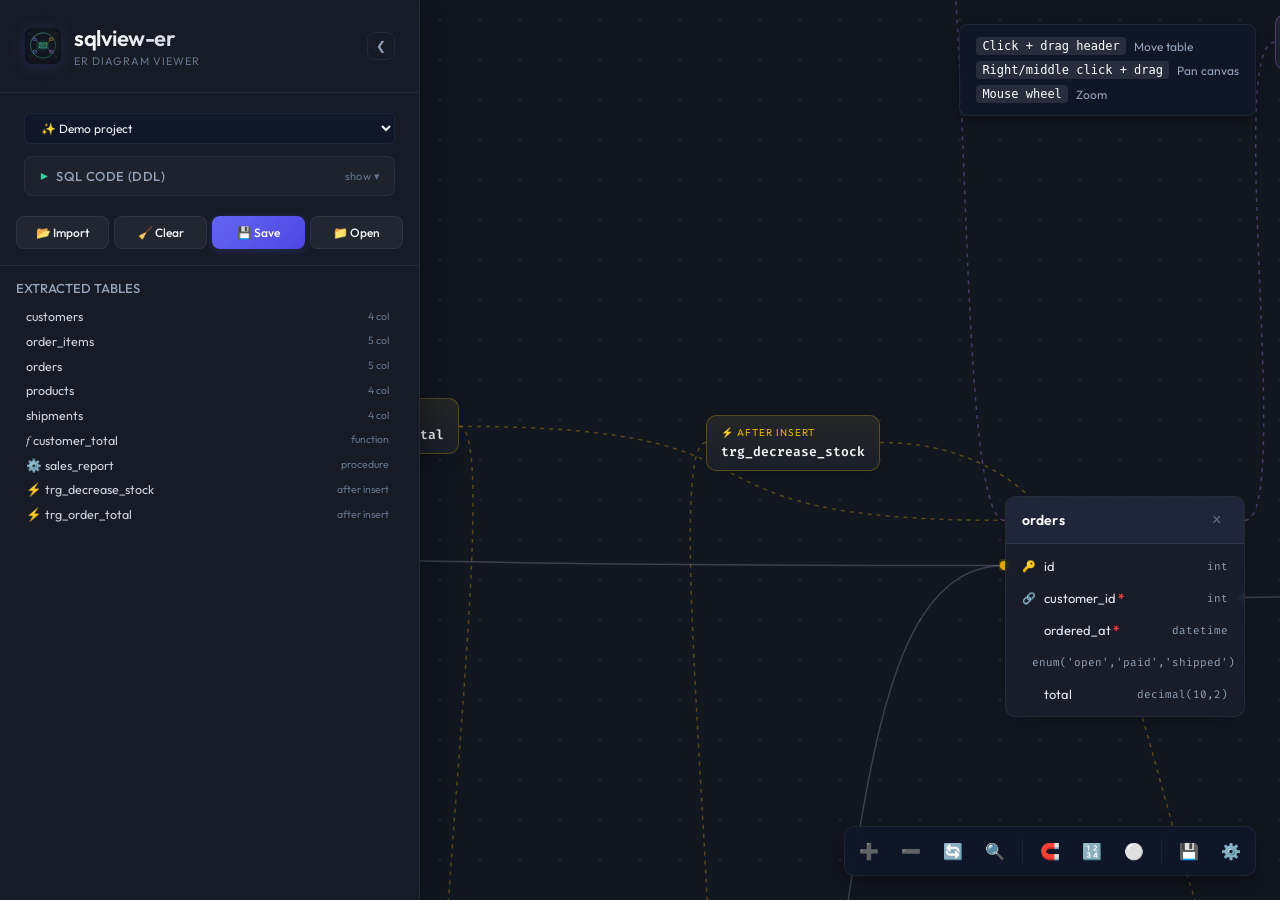
<file: index.html>
<!DOCTYPE html>
<html lang="pt-BR">
<head>
  <meta charset="UTF-8">
  <meta name="viewport" content="width=device-width, initial-scale=1.0">
  <title>sqlview-er — ER diagrams from a SQL dump, in your browser</title>
  <meta name="description" content="Paste a SQL dump and explore the schema: tables, relationships, and also triggers, procedures and functions as diagram nodes. 100% client-side, no server, nothing to install.">

  <!-- Card de link (LinkedIn, Slack, Discord, X, WhatsApp). URL absoluta de
       propósito: relativa não resolve quando o link é lido por um crawler. -->
  <meta property="og:type" content="website">
  <meta property="og:site_name" content="sqlview-er">
  <meta property="og:title" content="sqlview-er — ER diagrams from a SQL dump">
  <meta property="og:description" content="Paste a SQL dump and explore the schema — including triggers, procedures and functions as diagram nodes. Runs entirely in your browser.">
  <meta property="og:url" content="https://argeuthiesen.github.io/sqlview-er/">
  <meta property="og:image" content="https://argeuthiesen.github.io/sqlview-er/docs/og.png">
  <meta property="og:image:width" content="1280">
  <meta property="og:image:height" content="640">
  <meta property="og:image:alt" content="ER diagram with the orders table in focus: relationships lit in green, plus trigger, function and procedure nodes linked to it">
  <meta property="og:locale" content="en_US">
  <meta property="og:locale:alternate" content="pt_BR">

  <meta name="twitter:card" content="summary_large_image">
  <meta name="twitter:title" content="sqlview-er — ER diagrams from a SQL dump">
  <meta name="twitter:description" content="Triggers and procedures as diagram nodes, not just tables. Runs entirely in your browser.">
  <meta name="twitter:image" content="https://argeuthiesen.github.io/sqlview-er/docs/og.png">

  <link rel="canonical" href="https://argeuthiesen.github.io/sqlview-er/">
  <link rel="icon" type="image/svg+xml" href="docs/logo.svg">
  <link rel="stylesheet" href="style.css">
</head>
<body>

  <!-- Sidebar Panel -->
  <aside class="sidebar">
    <div class="sidebar-header">
      <div class="logo-section">
        <img class="logo-icon" src="docs/logo.svg" alt="sqlview-er">
        <div>
          <h1>sqlview-er</h1>
          <p data-i18n="subtitle">Visualizador de diagramas ER</p>
        </div>
      </div>
      <button id="sidebar-collapse-btn" class="icon-btn" data-i18n-title="collapseSidebar" title="Recolher painel (Ctrl+B)">❮</button>
    </div>

    <!-- SQL DDL Input Section -->
    <div class="editor-section">
      <select id="project-select" class="sample-select project-select" data-i18n-title="projectCombo" title="Alternar entre projetos"></select>

      <button id="editor-fold-btn" class="label-toggle" data-i18n-title="foldEditor" title="Mostrar/ocultar o editor SQL">
        <span class="fold-chevron">▾</span>
        <span data-i18n="sqlSection">CÓDIGO SQL (DDL)</span>
        <span id="fold-hint" class="fold-hint"></span>
      </button>

      <!-- Snippet contextual: DDL do objeto selecionado quando o editor está dobrado -->
      <div id="sql-snippet" class="sql-snippet" hidden>
        <div class="snippet-title">⌖ <span id="snippet-name"></span></div>
        <pre class="snippet-pre"><code id="snippet-code"></code></pre>
      </div>

      <div class="editor-wrapper">
        <button id="comments-toggle" class="comments-toggle" data-i18n-title="lblHideComments" title="Ocultar comentários do SQL">-- <span data-i18n="lblComments">comentários</span></button>
        <pre id="sql-highlight-layer" class="sql-highlight" aria-hidden="true"><code id="sql-highlight-code"></code></pre>
        <textarea id="sql-editor-input" class="sql-editor" spellcheck="false" data-i18n-placeholder="editorPlaceholder" placeholder="Cole aqui seus comandos SQL CREATE TABLE..."></textarea>
        <!-- Visão limpa (sem comentários), somente leitura -->
        <pre id="sql-clean-view" class="sql-highlight sql-clean" hidden><code id="sql-clean-code"></code></pre>
      </div>
    </div>

    <!-- Buttons -->
    <div class="action-buttons">
      <button id="upload-btn" class="btn btn-secondary" data-i18n-title="titleImport" title="Importar arquivo SQL">
        <span data-i18n="btnImport">📂 Importar SQL</span>
      </button>
      <button id="clear-btn" class="btn btn-secondary" data-i18n-title="titleClear" title="Limpar editor">
        <span data-i18n="btnClear">🧹 Limpar</span>
      </button>
      <button id="save-project-btn" class="btn btn-primary" data-i18n-title="titleSaveProj" title="Salvar projeto (SQL + posições + visão)">
        <span data-i18n="btnSaveProj">💾 Salvar projeto</span>
      </button>
      <button id="open-project-btn" class="btn btn-secondary" data-i18n-title="titleOpenProj" title="Abrir projeto salvo">
        <span data-i18n="btnOpenProj">📁 Abrir projeto</span>
      </button>
      <input type="file" id="sql-file-input" accept=".sql,.txt" style="display: none;">
      <input type="file" id="project-file-input" accept=".json,application/json" style="display: none;">
    </div>

    <!-- Outline Table List -->
    <div class="outline-section">
      <div class="section-label">
        <span data-i18n="outlineTitle">TABELAS EXTRAÍDAS</span>
      </div>
      <div id="table-outline-list" class="outline-list">
        <!-- populated by app.js -->
      </div>
    </div>

  </aside>

  <!-- Interactive Canvas Area -->
  <main id="canvas-container" class="canvas-container">

    <!-- Reopen chip (shown when the sidebar is collapsed) -->
    <button id="sidebar-open-btn" class="sidebar-open-btn" data-i18n-title="expandSidebar" title="Mostrar painel (Ctrl+B)" hidden>❯</button>
    
    <!-- Virtual viewports for Zoom & Pan -->
    <div id="canvas-viewport" class="canvas-viewport">
      <!-- Background SVG overlay (behind cards) -->
      <svg id="svg-connections-back" class="svg-overlay svg-back"></svg>
      <!-- HTML Table Node Cards container -->
      <div id="card-container" class="card-container"></div>
      <!-- Foreground SVG overlay (above cards) -->
      <svg id="svg-connections-front" class="svg-overlay svg-front"></svg>
      <!-- Elevated card layer: focused/connected cards go here so highlighted lines pass UNDER them -->
      <div id="card-container-top" class="card-container card-container-top"></div>
    </div>

    <!-- Help Instruction Overlay -->
    <div class="helper-overlay">
      <div class="helper-row">
        <span class="helper-key" data-i18n="helpMoveTableKey">Clique + arrastar cabeçalho</span>
        <span data-i18n="helpMoveTable">Mover tabela</span>
      </div>
      <div class="helper-row">
        <span class="helper-key" data-i18n="helpPanKey">Botão direito/meio + arrastar</span>
        <span data-i18n="helpPan">Mover canvas</span>
      </div>
      <div class="helper-row">
        <span class="helper-key" data-i18n="helpZoomKey">Roda do mouse</span>
        <span data-i18n="helpZoom">Zoom</span>
      </div>
    </div>

    <!-- Floating Canvas Controls -->
    <div class="floating-toolbar">
      <button id="zoom-in-btn" class="toolbar-btn" data-i18n-title="zoomIn" title="Aproximar">➕</button>
      <button id="zoom-out-btn" class="toolbar-btn" data-i18n-title="zoomOut" title="Afastar">➖</button>
      <button id="zoom-reset-btn" class="toolbar-btn" data-i18n-title="zoomReset" title="Restaurar zoom (1:1)">🔄</button>
      <button id="zoom-fit-btn" class="toolbar-btn" data-i18n-title="zoomFit" title="Ajustar à tela">🔍</button>

      <div class="toolbar-divider"></div>

      <button id="arrange-force-btn" class="toolbar-btn" data-i18n-title="arrangeForce" title="Organizar automaticamente">🧲</button>
      <button id="arrange-grid-btn" class="toolbar-btn" data-i18n-title="arrangeGrid" title="Organizar em grade">🔢</button>
      <button id="arrange-circle-btn" class="toolbar-btn" data-i18n-title="arrangeCircle" title="Organizar em círculo">⚪</button>

      <div class="toolbar-divider"></div>

      <button id="export-svg-btn" class="toolbar-btn" data-i18n-title="exportSvg" title="Exportar como imagem SVG">💾</button>
      <button id="settings-btn" class="toolbar-btn" data-i18n-title="settingsTitle" title="Configurações">⚙️</button>
    </div>
  </main>

  <!-- Settings Modal -->
  <div id="settings-overlay" class="settings-overlay" hidden>
    <div class="settings-modal">
      <div class="settings-header">
        <span data-i18n="settingsTitle">Configurações</span>
        <button id="settings-close-btn" class="icon-btn" data-i18n-title="close" title="Fechar">✕</button>
      </div>

      <div class="settings-section">
        <div class="settings-section-title" data-i18n="settingsLang">Idioma</div>
        <div id="settings-lang-list" class="settings-lang-list">
          <!-- populated dynamically from lang.js -->
        </div>
      </div>

      <div class="settings-section">
        <div class="settings-section-title" data-i18n="settingsView">Visualização</div>
        <label class="switch-row">
          <span data-i18n="lblTriggers">Exibir triggers</span>
          <input type="checkbox" id="switch-triggers" class="switch-input" checked>
          <span class="switch-slider"></span>
        </label>
        <label class="switch-row">
          <span data-i18n="lblProcs">Exibir procedures e functions</span>
          <input type="checkbox" id="switch-procs" class="switch-input" checked>
          <span class="switch-slider"></span>
        </label>
        <label class="switch-row">
          <span data-i18n="lblHideComments">Ocultar comentários do SQL</span>
          <input type="checkbox" id="switch-comments" class="switch-input">
          <span class="switch-slider"></span>
        </label>
      </div>
    </div>
  </div>

  <!-- Scripts -->
  <script src="lang.js"></script>
  <script src="syntax.js"></script>
  <script src="parser.js"></script>
  <script src="canvas.js"></script>
  <script src="app.js"></script>
</body>
</html>
</file>
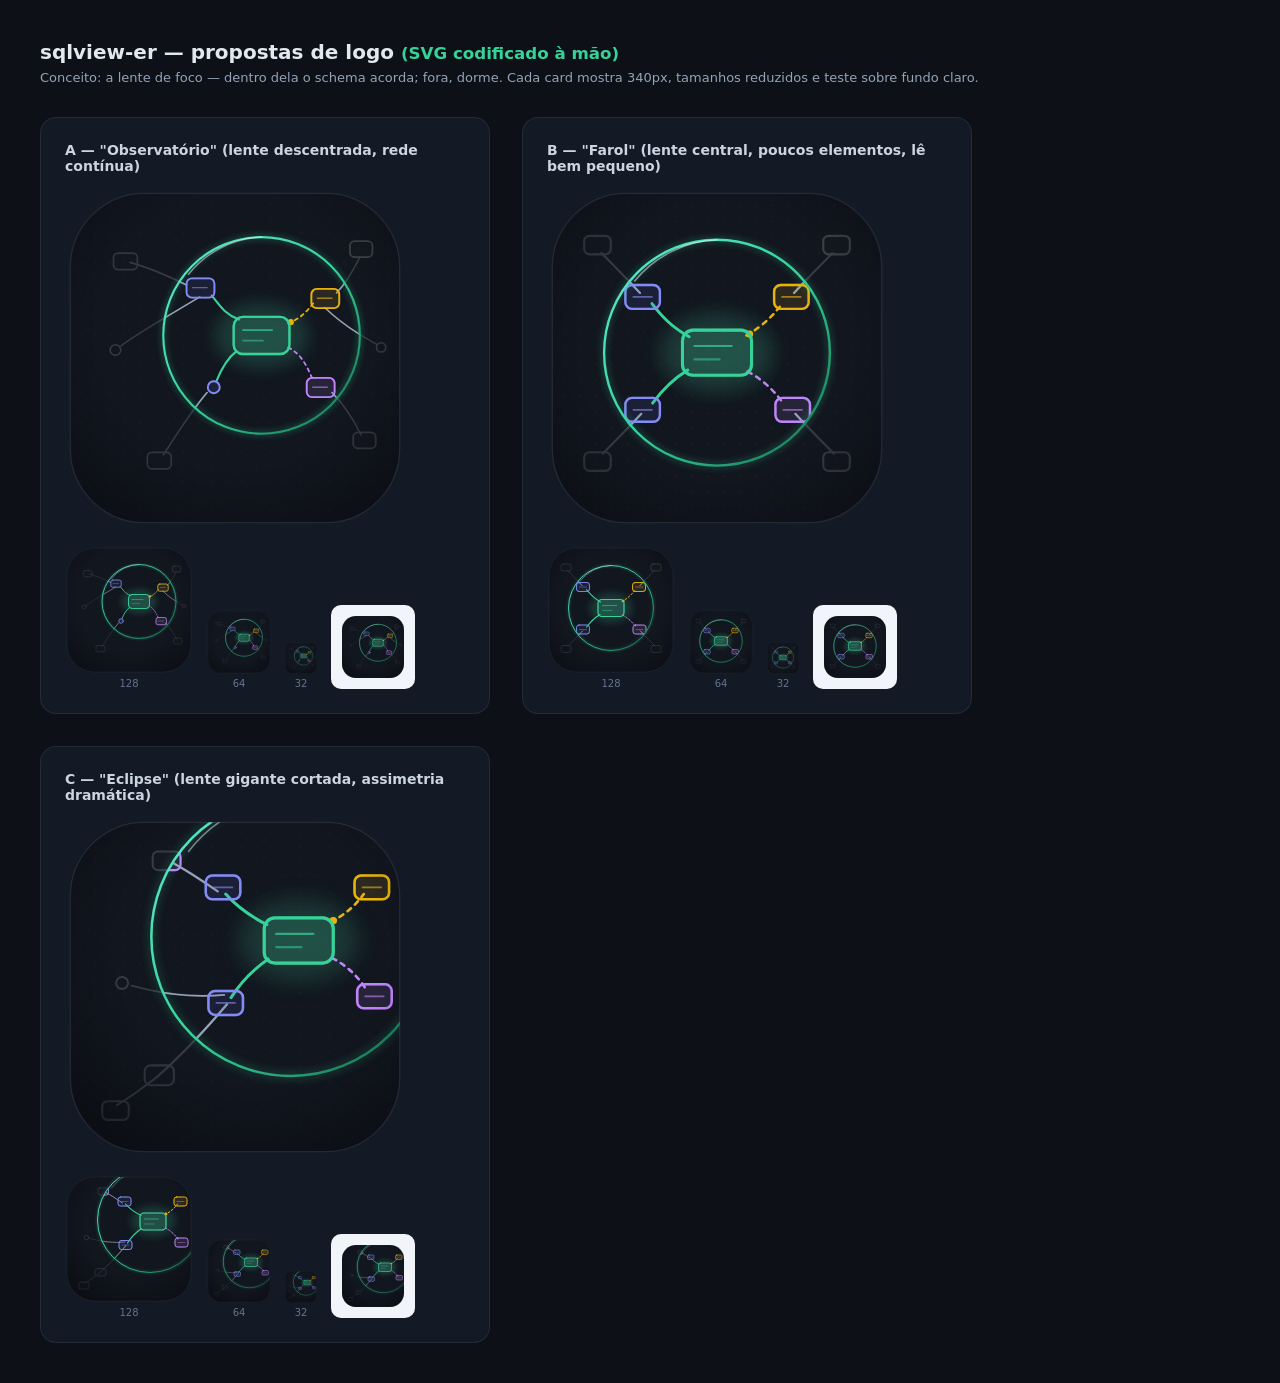
<file: docs/logo-preview.html>
<!DOCTYPE html>
<html lang="pt-BR">
<head>
<meta charset="UTF-8">
<title>sqlview-er — propostas de logo (SVG)</title>
<style>
  body { margin:0; background:#0d1017; color:#e2e8f0; font-family: system-ui, sans-serif; padding:40px; }
  h1 { font-size:20px; font-weight:600; margin:0 0 6px; }
  p.sub { color:#94a3b8; margin:0 0 32px; font-size:13px; }
  .grid { display:flex; gap:32px; flex-wrap:wrap; }
  .card { background:#141926; border:1px solid rgba(148,163,184,.12); border-radius:16px; padding:24px; width:400px; }
  .card h2 { font-size:14px; font-weight:600; margin:0 0 14px; color:#cbd5e1; }
  .main svg { width:340px; height:340px; display:block; }
  .sizes { display:flex; align-items:flex-end; gap:14px; margin-top:18px; }
  .sizes .s svg { display:block; }
  .sizes .lbl { font-size:10px; color:#64748b; text-align:center; margin-top:4px; }
  .onlight { background:#f1f5f9; border-radius:10px; padding:10px; display:inline-flex; margin-top:14px; }
</style>
</head>
<body>
<h1>sqlview-er — propostas de logo <small style="color:#34d399">(SVG codificado à mão)</small></h1>
<p class="sub">Conceito: a lente de foco — dentro dela o schema acorda; fora, dorme. Cada card mostra 340px, tamanhos reduzidos e teste sobre fundo claro.</p>

<div class="grid">

<!-- ============ VARIAÇÃO A — Lente descentrada, rede rica ============ -->
<div class="card">
<h2>A — "Observatório" (lente descentrada, rede contínua)</h2>
<div class="main">
<svg viewBox="0 0 512 512" xmlns="http://www.w3.org/2000/svg">
<defs>
  <clipPath id="sq-a"><rect x="8" y="8" width="496" height="496" rx="112"/></clipPath>
  <clipPath id="lens-a"><circle cx="296" cy="222" r="148"/></clipPath>
  <filter id="desat-a"><feColorMatrix type="saturate" values="0.10"/></filter>
  <filter id="soft-a" x="-60%" y="-60%" width="220%" height="220%"><feGaussianBlur stdDeviation="14"/></filter>
  <filter id="soft2-a" x="-60%" y="-60%" width="220%" height="220%"><feGaussianBlur stdDeviation="5"/></filter>
  <radialGradient id="vig-a" cx="50%" cy="42%" r="75%">
    <stop offset="55%" stop-color="#000" stop-opacity="0"/>
    <stop offset="100%" stop-color="#000" stop-opacity=".42"/>
  </radialGradient>
  <linearGradient id="rim-a" x1="0" y1="0" x2="1" y2="1">
    <stop offset="0" stop-color="#5eead4"/>
    <stop offset=".5" stop-color="#34d399"/>
    <stop offset="1" stop-color="#166e50"/>
  </linearGradient>
  <pattern id="dots-a" width="22" height="22" patternUnits="userSpaceOnUse">
    <circle cx="2" cy="2" r="1.1" fill="#94a3b8" opacity=".07"/>
  </pattern>

  <g id="net-a" fill="none" stroke-linecap="round">
    <!-- halo do herói -->
    <ellipse cx="296" cy="222" rx="72" ry="50" fill="#34d399" opacity=".16" filter="url(#soft-a)"/>
    <!-- conexões vivas -->
    <path d="M262,198 C240,190 232,175 221,162" stroke="#34d399" stroke-width="3"/>
    <path d="M336,204 C356,196 366,184 375,172" stroke="#eab308" stroke-width="2.6" stroke-dasharray="5 6"/>
    <path d="M336,240 C356,250 364,268 372,286" stroke="#c084fc" stroke-width="2.6" stroke-dasharray="5 6"/>
    <path d="M258,246 C242,258 234,276 228,291" stroke="#34d399" stroke-width="3"/>
    <!-- continuações para fora da lente -->
    <path d="M183,146 C150,130 120,118 98,112" stroke="#94a3b8" stroke-width="2.4"/>
    <path d="M409,158 C425,142 436,120 444,104" stroke="#94a3b8" stroke-width="2.4"/>
    <path d="M402,308 C420,326 436,352 446,372" stroke="#94a3b8" stroke-width="2.4"/>
    <path d="M214,308 C190,336 165,376 148,402" stroke="#94a3b8" stroke-width="2.4"/>
    <path d="M203,164 C160,190 110,218 84,238" stroke="#94a3b8" stroke-width="2.2"/>
    <path d="M391,180 C420,208 448,224 470,236" stroke="#94a3b8" stroke-width="2.2"/>
    <!-- nós fantasmas (fora) -->
    <rect x="73" y="98" width="36" height="25" rx="7" stroke="#818cf8" stroke-width="2.6" fill="#6366f1" fill-opacity=".07"/>
    <rect x="429" y="80" width="34" height="24" rx="7" stroke="#eab308" stroke-width="2.6" fill="#eab308" fill-opacity=".07"/>
    <rect x="434" y="368" width="34" height="24" rx="7" stroke="#c084fc" stroke-width="2.6" fill="#c084fc" fill-opacity=".07"/>
    <rect x="124" y="398" width="36" height="25" rx="7" stroke="#818cf8" stroke-width="2.6" fill="#6366f1" fill-opacity=".07"/>
    <circle cx="76" cy="244" r="8" stroke="#94a3b8" stroke-width="2.4"/>
    <circle cx="476" cy="240" r="7" stroke="#94a3b8" stroke-width="2.4"/>
    <!-- satélites dentro da lente -->
    <rect x="183" y="136" width="42" height="29" rx="8" stroke="#818cf8" stroke-width="2.8" fill="#6366f1" fill-opacity=".10"/>
    <line x1="192" y1="150" x2="214" y2="150" stroke="#818cf8" stroke-width="2" opacity=".55"/>
    <rect x="371" y="152" width="42" height="29" rx="8" stroke="#eab308" stroke-width="2.8" fill="#eab308" fill-opacity=".10"/>
    <line x1="380" y1="166" x2="402" y2="166" stroke="#eab308" stroke-width="2" opacity=".55"/>
    <rect x="364" y="286" width="42" height="29" rx="8" stroke="#c084fc" stroke-width="2.8" fill="#c084fc" fill-opacity=".10"/>
    <line x1="373" y1="300" x2="395" y2="300" stroke="#c084fc" stroke-width="2" opacity=".55"/>
    <circle cx="224" cy="300" r="9" stroke="#818cf8" stroke-width="2.8" fill="#6366f1" fill-opacity=".12"/>
    <!-- ponto de chave primária -->
    <circle cx="340" cy="202" r="4.6" fill="#eab308" stroke="none"/>
    <!-- nó herói -->
    <rect x="254" y="194" width="84" height="56" rx="14" stroke="#34d399" stroke-width="3.6" fill="#34d399" fill-opacity=".12"/>
    <line x1="268" y1="214" x2="312" y2="214" stroke="#34d399" stroke-width="2.6" opacity=".65"/>
    <line x1="268" y1="230" x2="298" y2="230" stroke="#34d399" stroke-width="2.6" opacity=".45"/>
  </g>
</defs>

<g clip-path="url(#sq-a)">
  <rect x="8" y="8" width="496" height="496" fill="#12161f"/>
  <rect x="8" y="8" width="496" height="496" fill="url(#dots-a)"/>
  <use href="#net-a" filter="url(#desat-a)" opacity=".26"/>
  <use href="#net-a" clip-path="url(#lens-a)"/>
  <circle cx="296" cy="222" r="148" fill="none" stroke="#34d399" stroke-width="7" opacity=".28" filter="url(#soft2-a)"/>
  <circle cx="296" cy="222" r="148" fill="none" stroke="url(#rim-a)" stroke-width="3.2"/>
  <path d="M 186,130 A 148,148 0 0 1 296,74" fill="none" stroke="#f0fdfa" stroke-width="2.2" opacity=".5" stroke-linecap="round"/>
  <rect x="8" y="8" width="496" height="496" fill="url(#vig-a)"/>
</g>
<rect x="8" y="8" width="496" height="496" rx="112" fill="none" stroke="rgba(148,163,184,.14)" stroke-width="2"/>
</svg>
</div>
<div class="sizes">
  <div class="s"><svg width="128" height="128" viewBox="0 0 512 512"><use href="#full-a"/></svg><div class="lbl">128</div></div>
  <div class="s"><svg width="64" height="64" viewBox="0 0 512 512"><use href="#full-a"/></svg><div class="lbl">64</div></div>
  <div class="s"><svg width="32" height="32" viewBox="0 0 512 512"><use href="#full-a"/></svg><div class="lbl">32</div></div>
  <div class="s onlight"><svg width="64" height="64" viewBox="0 0 512 512"><use href="#full-a"/></svg></div>
</div>
</div>

<!-- ============ VARIAÇÃO B — Lente central, leitura em ícone ============ -->
<div class="card">
<h2>B — "Farol" (lente central, poucos elementos, lê bem pequeno)</h2>
<div class="main">
<svg viewBox="0 0 512 512" xmlns="http://www.w3.org/2000/svg">
<defs>
  <clipPath id="sq-b"><rect x="8" y="8" width="496" height="496" rx="112"/></clipPath>
  <clipPath id="lens-b"><circle cx="256" cy="248" r="170"/></clipPath>
  <filter id="desat-b"><feColorMatrix type="saturate" values="0.10"/></filter>
  <filter id="soft-b" x="-60%" y="-60%" width="220%" height="220%"><feGaussianBlur stdDeviation="16"/></filter>
  <filter id="soft2-b" x="-60%" y="-60%" width="220%" height="220%"><feGaussianBlur stdDeviation="6"/></filter>
  <radialGradient id="vig-b" cx="50%" cy="45%" r="75%">
    <stop offset="55%" stop-color="#000" stop-opacity="0"/>
    <stop offset="100%" stop-color="#000" stop-opacity=".42"/>
  </radialGradient>
  <linearGradient id="rim-b" x1="0" y1="0" x2="1" y2="1">
    <stop offset="0" stop-color="#5eead4"/>
    <stop offset=".5" stop-color="#34d399"/>
    <stop offset="1" stop-color="#166e50"/>
  </linearGradient>
  <pattern id="dots-b" width="24" height="24" patternUnits="userSpaceOnUse">
    <circle cx="2" cy="2" r="1.2" fill="#94a3b8" opacity=".07"/>
  </pattern>

  <g id="net-b" fill="none" stroke-linecap="round">
    <ellipse cx="256" cy="248" rx="86" ry="60" fill="#34d399" opacity=".17" filter="url(#soft-b)"/>
    <!-- conexões -->
    <path d="M214,224 C186,208 172,192 158,174" stroke="#34d399" stroke-width="4.2"/>
    <path d="M300,222 C328,206 342,190 355,173" stroke="#eab308" stroke-width="3.6" stroke-dasharray="7 8"/>
    <path d="M302,276 C330,292 344,308 357,326" stroke="#c084fc" stroke-width="3.6" stroke-dasharray="7 8"/>
    <path d="M212,274 C186,290 172,306 159,324" stroke="#34d399" stroke-width="4.2"/>
    <!-- continuações fantasmas -->
    <path d="M140,158 C116,132 96,112 82,98" stroke="#94a3b8" stroke-width="3.2"/>
    <path d="M372,158 C396,132 416,112 430,98" stroke="#94a3b8" stroke-width="3.2"/>
    <path d="M374,340 C398,366 418,386 432,400" stroke="#94a3b8" stroke-width="3.2"/>
    <path d="M142,340 C118,366 98,386 84,400" stroke="#94a3b8" stroke-width="3.2"/>
    <!-- nós fantasmas nos cantos -->
    <rect x="56" y="72" width="40" height="28" rx="8" stroke="#818cf8" stroke-width="3.2" fill="#6366f1" fill-opacity=".07"/>
    <rect x="416" y="72" width="40" height="28" rx="8" stroke="#eab308" stroke-width="3.2" fill="#eab308" fill-opacity=".07"/>
    <rect x="416" y="398" width="40" height="28" rx="8" stroke="#c084fc" stroke-width="3.2" fill="#c084fc" fill-opacity=".07"/>
    <rect x="56" y="398" width="40" height="28" rx="8" stroke="#818cf8" stroke-width="3.2" fill="#6366f1" fill-opacity=".07"/>
    <!-- satélites -->
    <rect x="118" y="146" width="52" height="36" rx="10" stroke="#818cf8" stroke-width="3.6" fill="#6366f1" fill-opacity=".10"/>
    <line x1="130" y1="164" x2="158" y2="164" stroke="#818cf8" stroke-width="2.6" opacity=".55"/>
    <rect x="342" y="146" width="52" height="36" rx="10" stroke="#eab308" stroke-width="3.6" fill="#eab308" fill-opacity=".10"/>
    <line x1="354" y1="164" x2="382" y2="164" stroke="#eab308" stroke-width="2.6" opacity=".55"/>
    <rect x="344" y="316" width="52" height="36" rx="10" stroke="#c084fc" stroke-width="3.6" fill="#c084fc" fill-opacity=".10"/>
    <line x1="356" y1="334" x2="384" y2="334" stroke="#c084fc" stroke-width="2.6" opacity=".55"/>
    <rect x="118" y="316" width="52" height="36" rx="10" stroke="#818cf8" stroke-width="3.6" fill="#6366f1" fill-opacity=".10"/>
    <line x1="130" y1="334" x2="158" y2="334" stroke="#818cf8" stroke-width="2.6" opacity=".55"/>
    <!-- ponto PK -->
    <circle cx="305" cy="220" r="5.4" fill="#eab308" stroke="none"/>
    <!-- herói -->
    <rect x="204" y="214" width="104" height="68" rx="16" stroke="#34d399" stroke-width="4.6" fill="#34d399" fill-opacity=".13"/>
    <line x1="222" y1="238" x2="278" y2="238" stroke="#34d399" stroke-width="3.2" opacity=".65"/>
    <line x1="222" y1="258" x2="260" y2="258" stroke="#34d399" stroke-width="3.2" opacity=".45"/>
  </g>
</defs>

<g clip-path="url(#sq-b)">
  <rect x="8" y="8" width="496" height="496" fill="#12161f"/>
  <rect x="8" y="8" width="496" height="496" fill="url(#dots-b)"/>
  <use href="#net-b" filter="url(#desat-b)" opacity=".26"/>
  <use href="#net-b" clip-path="url(#lens-b)"/>
  <circle cx="256" cy="248" r="170" fill="none" stroke="#34d399" stroke-width="8" opacity=".26" filter="url(#soft2-b)"/>
  <circle cx="256" cy="248" r="170" fill="none" stroke="url(#rim-b)" stroke-width="3.6"/>
  <path d="M 132,140 A 170,170 0 0 1 256,78" fill="none" stroke="#f0fdfa" stroke-width="2.4" opacity=".5" stroke-linecap="round"/>
  <rect x="8" y="8" width="496" height="496" fill="url(#vig-b)"/>
</g>
<rect x="8" y="8" width="496" height="496" rx="112" fill="none" stroke="rgba(148,163,184,.14)" stroke-width="2"/>
</svg>
</div>
<div class="sizes">
  <div class="s"><svg width="128" height="128" viewBox="0 0 512 512"><use href="#full-b"/></svg><div class="lbl">128</div></div>
  <div class="s"><svg width="64" height="64" viewBox="0 0 512 512"><use href="#full-b"/></svg><div class="lbl">64</div></div>
  <div class="s"><svg width="32" height="32" viewBox="0 0 512 512"><use href="#full-b"/></svg><div class="lbl">32</div></div>
  <div class="s onlight"><svg width="64" height="64" viewBox="0 0 512 512"><use href="#full-b"/></svg></div>
</div>
</div>

<!-- ============ VARIAÇÃO C — Recorte dramático ============ -->
<div class="card">
<h2>C — "Eclipse" (lente gigante cortada, assimetria dramática)</h2>
<div class="main">
<svg viewBox="0 0 512 512" xmlns="http://www.w3.org/2000/svg">
<defs>
  <clipPath id="sq-c"><rect x="8" y="8" width="496" height="496" rx="112"/></clipPath>
  <clipPath id="lens-c"><circle cx="340" cy="180" r="210"/></clipPath>
  <filter id="desat-c"><feColorMatrix type="saturate" values="0.10"/></filter>
  <filter id="soft-c" x="-60%" y="-60%" width="220%" height="220%"><feGaussianBlur stdDeviation="18"/></filter>
  <filter id="soft2-c" x="-60%" y="-60%" width="220%" height="220%"><feGaussianBlur stdDeviation="7"/></filter>
  <radialGradient id="vig-c" cx="55%" cy="38%" r="80%">
    <stop offset="50%" stop-color="#000" stop-opacity="0"/>
    <stop offset="100%" stop-color="#000" stop-opacity=".46"/>
  </radialGradient>
  <linearGradient id="rim-c" x1="0" y1="0" x2="1" y2="1">
    <stop offset="0" stop-color="#5eead4"/>
    <stop offset=".5" stop-color="#34d399"/>
    <stop offset="1" stop-color="#166e50"/>
  </linearGradient>
  <pattern id="dots-c" width="22" height="22" patternUnits="userSpaceOnUse">
    <circle cx="2" cy="2" r="1.1" fill="#94a3b8" opacity=".07"/>
  </pattern>

  <g id="net-c" fill="none" stroke-linecap="round">
    <ellipse cx="352" cy="186" rx="92" ry="64" fill="#34d399" opacity=".15" filter="url(#soft-c)"/>
    <!-- conexões vivas -->
    <path d="M304,162 C276,148 258,134 242,116" stroke="#34d399" stroke-width="4.4"/>
    <path d="M400,158 C424,146 438,132 450,116" stroke="#eab308" stroke-width="3.8" stroke-dasharray="7 8"/>
    <path d="M402,212 C428,226 442,242 454,260" stroke="#c084fc" stroke-width="3.8" stroke-dasharray="7 8"/>
    <path d="M306,214 C280,232 264,250 250,272" stroke="#34d399" stroke-width="4.4"/>
    <!-- fio que desce para a penumbra -->
    <path d="M244,282 C210,322 172,362 138,392" stroke="#94a3b8" stroke-width="3.4"/>
    <path d="M230,112 C204,94 182,80 164,70" stroke="#94a3b8" stroke-width="3.2"/>
    <path d="M138,392 C112,412 92,426 78,434" stroke="#94a3b8" stroke-width="3"/>
    <!-- fantasmas na penumbra -->
    <rect x="56" y="428" width="40" height="28" rx="8" stroke="#818cf8" stroke-width="3.2" fill="#6366f1" fill-opacity=".07"/>
    <rect x="120" y="374" width="44" height="30" rx="9" stroke="#818cf8" stroke-width="3.2" fill="#6366f1" fill-opacity=".07"/>
    <rect x="132" y="52" width="42" height="28" rx="8" stroke="#c084fc" stroke-width="3.2" fill="#c084fc" fill-opacity=".07"/>
    <circle cx="86" cy="250" r="9" stroke="#94a3b8" stroke-width="3"/>
    <path d="M100,254 C150,268 196,272 240,268" stroke="#94a3b8" stroke-width="2.6"/>
    <!-- satélites vivos -->
    <rect x="212" y="88" width="52" height="36" rx="10" stroke="#818cf8" stroke-width="3.8" fill="#6366f1" fill-opacity=".10"/>
    <line x1="224" y1="106" x2="252" y2="106" stroke="#818cf8" stroke-width="2.6" opacity=".55"/>
    <rect x="436" y="88" width="52" height="36" rx="10" stroke="#eab308" stroke-width="3.8" fill="#eab308" fill-opacity=".10"/>
    <line x1="448" y1="106" x2="476" y2="106" stroke="#eab308" stroke-width="2.6" opacity=".55"/>
    <rect x="440" y="252" width="52" height="36" rx="10" stroke="#c084fc" stroke-width="3.8" fill="#c084fc" fill-opacity=".10"/>
    <line x1="452" y1="270" x2="480" y2="270" stroke="#c084fc" stroke-width="2.6" opacity=".55"/>
    <rect x="216" y="262" width="52" height="36" rx="10" stroke="#818cf8" stroke-width="3.8" fill="#6366f1" fill-opacity=".10"/>
    <line x1="228" y1="280" x2="256" y2="280" stroke="#818cf8" stroke-width="2.6" opacity=".55"/>
    <!-- ponto PK -->
    <circle cx="404" cy="156" r="5.6" fill="#eab308" stroke="none"/>
    <!-- herói -->
    <rect x="300" y="152" width="104" height="68" rx="16" stroke="#34d399" stroke-width="4.8" fill="#34d399" fill-opacity=".13"/>
    <line x1="318" y1="176" x2="374" y2="176" stroke="#34d399" stroke-width="3.2" opacity=".65"/>
    <line x1="318" y1="196" x2="356" y2="196" stroke="#34d399" stroke-width="3.2" opacity=".45"/>
  </g>
</defs>

<g clip-path="url(#sq-c)">
  <rect x="8" y="8" width="496" height="496" fill="#12161f"/>
  <rect x="8" y="8" width="496" height="496" fill="url(#dots-c)"/>
  <use href="#net-c" filter="url(#desat-c)" opacity=".26"/>
  <use href="#net-c" clip-path="url(#lens-c)"/>
  <circle cx="340" cy="180" r="210" fill="none" stroke="#34d399" stroke-width="9" opacity=".24" filter="url(#soft2-c)"/>
  <circle cx="340" cy="180" r="210" fill="none" stroke="url(#rim-c)" stroke-width="3.8"/>
  <path d="M 186,52 A 210,210 0 0 1 340,-30" fill="none" stroke="#f0fdfa" stroke-width="2.4" opacity=".45" stroke-linecap="round"/>
  <rect x="8" y="8" width="496" height="496" fill="url(#vig-c)"/>
</g>
<rect x="8" y="8" width="496" height="496" rx="112" fill="none" stroke="rgba(148,163,184,.14)" stroke-width="2"/>
</svg>
</div>
<div class="sizes">
  <div class="s"><svg width="128" height="128" viewBox="0 0 512 512"><use href="#full-c"/></svg><div class="lbl">128</div></div>
  <div class="s"><svg width="64" height="64" viewBox="0 0 512 512"><use href="#full-c"/></svg><div class="lbl">64</div></div>
  <div class="s"><svg width="32" height="32" viewBox="0 0 512 512"><use href="#full-c"/></svg><div class="lbl">32</div></div>
  <div class="s onlight"><svg width="64" height="64" viewBox="0 0 512 512"><use href="#full-c"/></svg></div>
</div>
</div>

</div>

<script>
// Clona cada SVG principal para os previews pequenos (evita duplicar markup)
document.querySelectorAll('.card').forEach((card, i) => {
  const suffix = ['a','b','c'][i];
  const mainSvg = card.querySelector('.main svg');
  const wrapper = document.createElementNS('http://www.w3.org/2000/svg', 'g');
  wrapper.id = 'full-' + suffix;
  while (mainSvg.firstChild) wrapper.appendChild(mainSvg.firstChild);
  mainSvg.appendChild(wrapper);
});
</script>
</body>
</html>
</file>
<file: style.css>
/* 
  SQL Designer Premium Glassmorphism Design System 
*/

@import url('https://fonts.googleapis.com/css2?family=Fira+Code:wght@400;500&family=Outfit:wght@300;400;500;600;700&display=swap');

:root {
  /* Softer dark: slightly lifted grounds, desaturated borders, calmer accents */
  --bg-main: #12161f;
  --bg-sidebar: #161b26;
  --bg-card: rgba(26, 31, 43, 0.85);
  --border-color: rgba(148, 163, 184, 0.10);
  --border-hover: rgba(99, 102, 241, 0.30);

  --primary: #6366f1; /* Indigo */
  --primary-glow: rgba(99, 102, 241, 0.18);
  --accent: #34d399; /* Soft emerald */
  --accent-glow: rgba(52, 211, 153, 0.25);

  --line-idle: rgba(148, 163, 184, 0.30); /* neutral resting lines */

  --text-main: #f1f5f9;
  --text-muted: #94a3b8;
  --text-dark: #64748b;

  --pk-color: #eab308; /* Muted gold key */
  --fk-color: #60a5fa; /* Soft blue link */
}

* {
  box-sizing: border-box;
  margin: 0;
  padding: 0;
}

body {
  font-family: 'Outfit', sans-serif;
  background-color: var(--bg-main);
  color: var(--text-main);
  height: 100vh;
  width: 100vw;
  overflow: hidden;
  display: flex;
}

/* Sidebar Styling */
.sidebar {
  width: 420px;
  background-color: var(--bg-sidebar);
  border-right: 1px solid var(--border-color);
  display: flex;
  flex-direction: column;
  height: 100vh;
  z-index: 10;
  box-shadow: 10px 0 30px rgba(0, 0, 0, 0.3);
  flex-shrink: 0;
  transition: margin-left 0.3s cubic-bezier(0.4, 0, 0.2, 1);
}

/* Collapsed: slide out keeping children laid out (no squishing) */
.sidebar.collapsed {
  margin-left: -420px;
}

@media (prefers-reduced-motion: reduce) {
  .sidebar {
    transition: none;
  }
}

/* Small round icon buttons (sidebar chrome) */
.icon-btn {
  background: transparent;
  border: 1px solid var(--border-color);
  color: var(--text-muted);
  width: 28px;
  height: 28px;
  border-radius: 8px;
  cursor: pointer;
  font-size: 12px;
  display: flex;
  align-items: center;
  justify-content: center;
  transition: all 0.2s;
  flex-shrink: 0;
}

.icon-btn:hover {
  color: var(--text-main);
  border-color: var(--primary);
  background-color: rgba(99, 102, 241, 0.12);
}

/* Floating chip to reopen the collapsed sidebar */
.sidebar-open-btn {
  position: absolute;
  top: 24px;
  left: 24px;
  z-index: 9;
  width: 40px;
  height: 40px;
  border-radius: 10px;
  border: 1px solid var(--border-color);
  background: rgba(15, 23, 42, 0.85);
  backdrop-filter: blur(12px);
  -webkit-backdrop-filter: blur(12px);
  color: var(--text-muted);
  font-size: 14px;
  cursor: pointer;
  display: flex;
  align-items: center;
  justify-content: center;
  box-shadow: 0 10px 25px -5px rgba(0, 0, 0, 0.5);
  transition: all 0.2s;
}

.sidebar-open-btn:hover {
  color: var(--text-main);
  border-color: var(--primary);
}

.sidebar-open-btn[hidden] {
  display: none;
}

/* Project switcher: its own full-width row above the editor */
.project-select {
  width: 100%;
  padding: 9px 12px;
  font-size: 13px;
}

/* Clickable bar that folds the SQL editor — full width, reads as a control */
.label-toggle {
  width: 100%;
  background: rgba(255, 255, 255, 0.03);
  border: 1px solid var(--border-color);
  border-radius: 8px;
  color: var(--text-muted);
  font: inherit;
  font-size: 13px;
  font-weight: 500;
  letter-spacing: 0.4px;
  display: flex;
  align-items: center;
  gap: 10px;
  cursor: pointer;
  padding: 10px 14px;
  transition: all 0.2s;
}

.label-toggle:hover {
  color: var(--text-main);
  border-color: var(--border-hover);
  background: rgba(99, 102, 241, 0.10);
}

.fold-chevron {
  display: inline-block;
  font-size: 14px;
  color: var(--accent);
  transition: transform 0.2s;
}

/* Textual affordance: "mostrar"/"ocultar" on the bar's right side */
.fold-hint {
  margin-left: auto;
  font-size: 11px;
  font-weight: 400;
  color: var(--text-dark);
  text-transform: lowercase;
}

.label-toggle:hover .fold-hint {
  color: var(--accent);
}

/* Folded editor: chevron rotates, editor hides, outline takes the space */
.sidebar.editor-folded .fold-chevron {
  transform: rotate(-90deg);
}

.sidebar.editor-folded .editor-wrapper {
  display: none;
}

.sidebar.editor-folded .editor-section {
  /* Content-sized when folded — flex-shrink 0 stops the section from
     being squeezed below its content (children were spilling over) */
  flex-grow: 0;
  flex-shrink: 0;
  min-height: auto;
}

.sidebar.editor-folded .outline-section {
  flex-grow: 1;
  height: auto;
}

.sidebar-header {
  padding: 24px;
  border-bottom: 1px solid var(--border-color);
  display: flex;
  align-items: center;
  justify-content: space-between;
}

.logo-section {
  display: flex;
  align-items: center;
  gap: 12px;
}

.logo-icon {
  width: 38px;
  height: 38px;
  border-radius: 9px;
  filter: drop-shadow(0 2px 8px var(--primary-glow));
  flex-shrink: 0;
}

.sidebar-header h1 {
  font-size: 22px;
  font-weight: 600;
  letter-spacing: -0.5px;
  background: linear-gradient(to right, #ffffff, #cbd5e1);
  -webkit-background-clip: text;
  -webkit-text-fill-color: transparent;
}

.sidebar-header p {
  font-size: 11px;
  color: var(--text-dark);
  margin-top: 2px;
  text-transform: uppercase;
  letter-spacing: 1px;
}

.editor-section {
  padding: 20px 24px;
  display: flex;
  flex-direction: column;
  gap: 12px;
  flex-grow: 1;
  min-height: 0; /* allows flex scrolling child */
}

.section-label {
  display: flex;
  justify-content: space-between;
  align-items: center;
  font-size: 13px;
  font-weight: 500;
  color: var(--text-muted);
}

.sample-select {
  background-color: rgba(15, 23, 42, 0.8);
  border: 1px solid var(--border-color);
  color: var(--text-main);
  padding: 6px 12px;
  border-radius: 6px;
  font-family: inherit;
  font-size: 12px;
  outline: none;
  cursor: pointer;
  transition: border-color 0.2s;
}

.sample-select:hover, .sample-select:focus {
  border-color: var(--primary);
}

.editor-wrapper {
  position: relative;
  flex-grow: 1;
  min-height: 0;
  border: 1px solid var(--border-color);
  border-radius: 8px;
  background-color: rgba(3, 7, 18, 0.6);
  overflow: hidden;
  box-shadow: inset 0 2px 8px rgba(0, 0, 0, 0.4);
}

/* Editor com highlight: <pre> colorido por baixo, textarea transparente por cima */
.sql-editor,
.sql-highlight {
  font-family: 'Fira Code', monospace;
  font-size: 13px;
  line-height: 1.6;
  padding: 16px;
  white-space: pre-wrap;
  overflow-wrap: anywhere;
  tab-size: 4;
}

.sql-editor {
  position: relative;
  z-index: 1;
  width: 100%;
  height: 100%;
  background: transparent;
  border: none;
  resize: none;
  color: transparent;
  caret-color: #f1f5f9;
  outline: none;
  overflow-y: auto;
}

.sql-editor::selection {
  background: rgba(99, 102, 241, 0.35);
  color: transparent;
}

.sql-editor::placeholder {
  color: var(--text-dark);
  opacity: 1;
}

.sql-highlight {
  position: absolute;
  inset: 0;
  margin: 0;
  overflow: hidden;
  color: #cbd5e1;
  pointer-events: none;
}

/* Visão limpa: leitura sem comentários, rolagem própria */
.sql-clean {
  pointer-events: auto;
  overflow: auto;
  z-index: 2;
  background: rgba(3, 7, 18, 0.6);
}

.sql-clean[hidden] {
  display: none;
}

.stmt-focus {
  display: inline-block;
  width: 100%;
  background: rgba(52, 211, 153, 0.10);
  box-shadow: inset 2px 0 0 var(--accent);
  border-radius: 4px;
}

/* Chip liga/desliga de comentários, flutuando no canto do editor */
.comments-toggle {
  position: absolute;
  top: 8px;
  right: 10px;
  z-index: 3;
  font-family: 'Fira Code', monospace;
  font-size: 11px;
  font-weight: 500;
  padding: 3px 9px;
  border-radius: 6px;
  border: 1px solid var(--border-color);
  background: rgba(15, 23, 42, 0.85);
  color: var(--text-dark);
  cursor: pointer;
  transition: all 0.15s;
}

.comments-toggle:hover {
  color: var(--text-main);
  border-color: var(--border-hover);
}

.comments-toggle.on {
  color: var(--accent);
  border-color: rgba(52, 211, 153, 0.5);
  background: rgba(52, 211, 153, 0.10);
  text-decoration: line-through;
}

/* Espelho de medição: mesma métrica do editor, fora da tela */
.sql-mirror {
  position: absolute !important;
  left: -99999px !important;
  top: 0 !important;
  height: auto !important;
  overflow: visible !important;
  visibility: hidden;
  display: block;
}

/* Cores dos tokens (paleta da interface) */
.tok-kw   { color: #818cf8; }
.tok-type { color: #60a5fa; }
.tok-str  { color: #34d399; }
.tok-num  { color: #eab308; }
.tok-com  { color: #64748b; font-style: italic; }
.tok-id   { color: #f1f5f9; }

/* Snippet contextual: só o DDL do objeto selecionado, quando o editor está dobrado */
.sql-snippet {
  border: 1px solid var(--border-color);
  border-radius: 8px;
  background: rgba(10, 14, 22, 0.6);
  overflow: hidden;
}

.snippet-title {
  padding: 6px 12px;
  font-family: 'Fira Code', monospace;
  font-size: 11px;
  color: var(--accent);
  border-bottom: 1px solid var(--border-color);
}

.snippet-pre {
  margin: 0;
  max-height: 230px;
  overflow: auto;
  padding: 10px 12px;
  font-family: 'Fira Code', monospace;
  font-size: 12px;
  line-height: 1.55;
  color: #cbd5e1;
  white-space: pre-wrap;
  overflow-wrap: anywhere;
}

/* Custom Scrollbar */
::-webkit-scrollbar {
  width: 8px;
  height: 8px;
}

::-webkit-scrollbar-track {
  background: transparent;
}

::-webkit-scrollbar-thumb {
  background: rgba(255, 255, 255, 0.08);
  border-radius: 4px;
}

::-webkit-scrollbar-thumb:hover {
  background: rgba(255, 255, 255, 0.18);
}

.action-buttons {
  display: grid;
  grid-template-columns: repeat(4, 1fr);
  gap: 5px;
  padding: 0 16px 16px 16px;
}

.btn {
  font-family: inherit;
  font-size: 12px;
  font-weight: 500;
  padding: 8px 2px;
  border-radius: 8px;
  border: none;
  cursor: pointer;
  display: flex;
  align-items: center;
  justify-content: center;
  gap: 8px;
  transition: all 0.2s ease;
  user-select: none;
}

.btn-primary {
  background: linear-gradient(135deg, var(--primary), #4f46e5);
  color: white;
  box-shadow: 0 2px 10px rgba(99, 102, 241, 0.22);
}

.btn-primary:hover {
  transform: translateY(-1px);
  box-shadow: 0 4px 14px rgba(99, 102, 241, 0.32);
}

.btn-primary:active {
  transform: translateY(1px);
}

.btn-secondary {
  background-color: rgba(255, 255, 255, 0.05);
  border: 1px solid var(--border-color);
  color: var(--text-main);
}

.btn-secondary:hover {
  background-color: rgba(255, 255, 255, 0.1);
  border-color: var(--text-dark);
}

.outline-section {
  border-top: 1px solid var(--border-color);
  padding: 14px 16px;
  height: 250px;
  display: flex;
  flex-direction: column;
  gap: 8px;
}

/* VSCode-tree-like list: dense rows, quiet type, no boxes */
.outline-list {
  flex-grow: 1;
  overflow-y: auto;
  display: flex;
  flex-direction: column;
  gap: 0;
  padding-right: 4px;
}

.outline-item {
  display: flex;
  justify-content: space-between;
  align-items: center;
  gap: 8px;
  padding: 3px 10px;
  border-radius: 4px;
  font-size: 12.5px;
  line-height: 1.5;
  cursor: pointer;
  transition: background-color 0.1s;
}

.outline-item:hover {
  background-color: rgba(255, 255, 255, 0.05);
}

.outline-item-name {
  font-weight: 400;
  color: #cbd5e1;
  overflow: hidden;
  text-overflow: ellipsis;
  white-space: nowrap;
}

.outline-item-count {
  font-size: 10.5px;
  color: var(--text-dark);
  flex-shrink: 0;
}

/* Settings Modal */
.settings-overlay {
  position: fixed;
  inset: 0;
  background: rgba(3, 7, 18, 0.6);
  backdrop-filter: blur(4px);
  -webkit-backdrop-filter: blur(4px);
  z-index: 50;
  display: flex;
  align-items: center;
  justify-content: center;
}

.settings-overlay[hidden] {
  display: none;
}

.settings-modal {
  width: 380px;
  max-width: calc(100vw - 48px);
  background: var(--bg-sidebar);
  border: 1px solid var(--border-color);
  border-radius: 14px;
  box-shadow: 0 25px 60px -15px rgba(0, 0, 0, 0.7);
  overflow: hidden;
}

.settings-header {
  display: flex;
  justify-content: space-between;
  align-items: center;
  padding: 16px 20px;
  border-bottom: 1px solid var(--border-color);
  font-weight: 600;
  font-size: 15px;
}

.settings-section {
  padding: 16px 20px;
  display: flex;
  flex-direction: column;
  gap: 8px;
}

.settings-section + .settings-section {
  border-top: 1px solid var(--border-color);
}

.settings-section-title {
  font-size: 11px;
  font-weight: 500;
  text-transform: uppercase;
  letter-spacing: 1px;
  color: var(--text-dark);
  margin-bottom: 4px;
}

/* Language options: flag + name, built dynamically from lang.js */
.settings-lang-list {
  display: flex;
  flex-direction: column;
  gap: 4px;
}

.lang-option {
  display: flex;
  align-items: center;
  gap: 10px;
  padding: 8px 12px;
  border-radius: 8px;
  border: 1px solid transparent;
  background: transparent;
  color: var(--text-main);
  font: inherit;
  font-size: 13px;
  cursor: pointer;
  text-align: left;
  transition: all 0.15s;
}

.lang-option:hover {
  background-color: rgba(255, 255, 255, 0.05);
}

.lang-option.active {
  border-color: var(--primary);
  background-color: rgba(99, 102, 241, 0.12);
}

.lang-option .lang-flag {
  font-size: 16px;
}

/* Labeled on/off switches */
.switch-row {
  display: flex;
  align-items: center;
  justify-content: space-between;
  gap: 12px;
  padding: 6px 0;
  font-size: 13px;
  color: var(--text-main);
  cursor: pointer;
  user-select: none;
}

.switch-input {
  display: none;
}

.switch-slider {
  position: relative;
  width: 38px;
  height: 20px;
  border-radius: 20px;
  background: rgba(255, 255, 255, 0.12);
  transition: background 0.2s;
  flex-shrink: 0;
}

.switch-slider::after {
  content: '';
  position: absolute;
  top: 2px;
  left: 2px;
  width: 16px;
  height: 16px;
  border-radius: 50%;
  background: var(--text-muted);
  transition: all 0.2s;
}

.switch-input:checked + .switch-slider {
  background: var(--primary);
}

.switch-input:checked + .switch-slider::after {
  left: 20px;
  background: #fff;
}

/* Canvas Area */
.canvas-container {
  flex-grow: 1;
  height: 100vh;
  position: relative;
  overflow: hidden;
  background-color: var(--bg-main);
  background-image: 
    radial-gradient(rgba(255, 255, 255, 0.04) 1px, transparent 0),
    radial-gradient(rgba(255, 255, 255, 0.04) 1px, transparent 0);
  background-position: 0 0, 20px 20px;
  background-size: 40px 40px;
  user-select: none;
}

.canvas-viewport {
  position: absolute;
  top: 0;
  left: 0;
  width: 100%;
  height: 100%;
  transform-origin: 0 0;
  pointer-events: none; /* so panning container events trigger */
}

/* SVG Connection Lines overlay */
.svg-overlay {
  position: absolute;
  top: 0;
  left: 0;
  width: 5000px;
  height: 5000px;
  transform-origin: 0 0;
  pointer-events: none;
  overflow: visible;
}

.svg-back {
  z-index: 1; /* Behind table cards (standard view) */
}

.svg-front {
  z-index: 3; /* Above table cards (focused/hovered view) */
}

.svg-overlay * {
  pointer-events: auto; /* allow events on lines */
}

.relationship-group {
  cursor: pointer;
}

.rel-main-line {
  stroke: var(--line-idle);
  stroke-width: 1.5px;
  fill: none;
  vector-effect: non-scaling-stroke;
  transition: stroke 0.2s, stroke-width 0.2s;
}

.rel-glow-line {
  stroke: var(--primary);
  stroke-width: 6px;
  fill: none;
  opacity: 0;
  vector-effect: non-scaling-stroke;
  transition: opacity 0.2s, stroke-width 0.2s;
  filter: blur(2px);
}

.relationship-group:hover .rel-main-line,
.relationship-group.active .rel-main-line {
  stroke: var(--accent);
  stroke-width: 2px;
  stroke-dasharray: 5, 5;
  animation: connection-flow 0.9s linear infinite;
}

.relationship-group:hover .rel-glow-line,
.relationship-group.active .rel-glow-line {
  stroke: var(--accent);
  opacity: 0.18;
  stroke-width: 8px;
}

@keyframes connection-flow {
  from {
    stroke-dashoffset: 20;
  }
  to {
    stroke-dashoffset: 0;
  }
}

.pk-marker-dot {
  fill: var(--pk-color);
  filter: drop-shadow(0 0 2px rgba(234, 179, 8, 0.45));
}

.fk-marker-arrow {
  fill: var(--fk-color);
}

/* Cards Container */
.card-container {
  position: absolute;
  top: 0;
  left: 0;
  width: 5000px;
  height: 5000px;
  transform-origin: 0 0;
  pointer-events: none;
  z-index: 2;
}

.card-container * {
  pointer-events: auto; /* permit clicks on child tables */
}

/* Elevated layer for focused/connected cards: sits above svg-front so
   highlighted lines pass under the involved tables instead of over them */
.card-container-top {
  z-index: 4;
}

/* Table Card CSS */
.table-card {
  position: absolute;
  width: 240px;
  background: var(--bg-card);
  backdrop-filter: blur(12px) saturate(140%);
  -webkit-backdrop-filter: blur(12px) saturate(140%);
  border: 1px solid var(--border-color);
  border-radius: 10px;
  box-shadow: 0 6px 20px -10px rgba(0, 0, 0, 0.45);
  color: var(--text-main);
  user-select: none;
  transition:
    box-shadow 0.25s cubic-bezier(0.4, 0, 0.2, 1),
    border-color 0.25s cubic-bezier(0.4, 0, 0.2, 1);
  overflow: hidden;
}

.table-card:hover {
  border-color: var(--border-hover);
  box-shadow: 0 10px 28px -14px rgba(0, 0, 0, 0.55);
}

.table-card.highlight-connected {
  border-color: transparent;
  box-shadow:
    0 0 0 1px var(--primary),
    0 8px 22px -12px rgba(0, 0, 0, 0.5);
  z-index: 100;
}

.table-header {
  padding: 12px 16px;
  background: rgba(129, 140, 248, 0.08);
  border-bottom: 1px solid var(--border-color);
  display: flex;
  justify-content: space-between;
  align-items: center;
  cursor: grab;
}

.table-header:active {
  cursor: grabbing;
}

.table-title {
  font-weight: 600;
  font-size: 14px;
  letter-spacing: 0.2px;
  color: #fff;
  white-space: nowrap;
  overflow: hidden;
  text-overflow: ellipsis;
  max-width: 170px;
}

.table-action-btn {
  background: transparent;
  border: none;
  color: var(--text-dark);
  font-size: 16px;
  cursor: pointer;
  width: 22px;
  height: 22px;
  display: flex;
  align-items: center;
  justify-content: center;
  border-radius: 50%;
  transition: all 0.2s;
}

.table-action-btn:hover {
  color: #ef4444;
  background-color: rgba(239, 68, 68, 0.15);
}

.table-columns {
  padding: 6px 0;
}

.column-row {
  padding: 8px 16px;
  display: flex;
  justify-content: space-between;
  align-items: center;
  font-size: 13px;
  transition: background-color 0.15s;
  position: relative;
}

.column-row:hover {
  background-color: rgba(255, 255, 255, 0.03);
}

.col-meta {
  display: flex;
  align-items: center;
  gap: 8px;
  overflow: hidden;
  text-overflow: ellipsis;
  white-space: nowrap;
}

.col-name {
  color: #e2e8f0;
}

.key-icon {
  font-size: 11px;
  display: inline-flex;
  align-items: center;
  justify-content: center;
  width: 14px;
}

.not-null-indicator {
  color: #ef4444;
  margin-left: 2px;
  font-weight: bold;
}

.col-type {
  color: var(--text-muted);
  font-size: 11px;
  font-family: 'Fira Code', monospace;
  padding-left: 10px;
}

/* Floating Toolbar */
.floating-toolbar {
  position: absolute;
  bottom: 24px;
  right: 24px;
  background: rgba(15, 23, 42, 0.85);
  backdrop-filter: blur(12px);
  -webkit-backdrop-filter: blur(12px);
  border: 1px solid var(--border-color);
  padding: 6px;
  border-radius: 10px;
  display: flex;
  gap: 6px;
  box-shadow: 0 10px 25px -5px rgba(0, 0, 0, 0.5);
  z-index: 8;
}

.toolbar-btn {
  background: transparent;
  border: none;
  color: var(--text-muted);
  font-size: 16px;
  width: 36px;
  height: 36px;
  border-radius: 6px;
  cursor: pointer;
  display: flex;
  align-items: center;
  justify-content: center;
  transition: all 0.2s;
}

.toolbar-btn:hover {
  color: var(--text-main);
  background-color: rgba(255, 255, 255, 0.08);
}


.toolbar-divider {
  width: 1px;
  background-color: var(--border-color);
  margin: 6px 3px;
}

/* Helper Guide overlay */
.helper-overlay {
  position: absolute;
  top: 24px;
  right: 24px;
  background: rgba(15, 23, 42, 0.7);
  backdrop-filter: blur(8px);
  -webkit-backdrop-filter: blur(8px);
  border: 1px solid var(--border-color);
  padding: 12px 16px;
  border-radius: 8px;
  font-size: 12px;
  color: var(--text-muted);
  pointer-events: none;
  z-index: 5;
  box-shadow: 0 4px 15px rgba(0, 0, 0, 0.3);
  display: flex;
  flex-direction: column;
  gap: 6px;
}

.helper-row {
  display: flex;
  align-items: center;
  gap: 8px;
}

.helper-key {
  background-color: rgba(255, 255, 255, 0.1);
  padding: 2px 6px;
  border-radius: 4px;
  font-family: monospace;
  color: #fff;
}

/* 
  Highlighting & Fading Focus Interactions 
*/
.table-card {
  transition: 
    opacity 0.3s cubic-bezier(0.4, 0, 0.2, 1),
    filter 0.3s cubic-bezier(0.4, 0, 0.2, 1),
    box-shadow 0.25s cubic-bezier(0.4, 0, 0.2, 1),
    border-color 0.25s cubic-bezier(0.4, 0, 0.2, 1),
    transform 0.2s cubic-bezier(0.4, 0, 0.2, 1);
}

/* Focused card: a calm ring, not a glow */
.table-card.highlight-focused {
  border-color: transparent;
  box-shadow:
    0 0 0 1.5px var(--accent),
    0 12px 30px -14px rgba(0, 0, 0, 0.55);
  transform: scale(1.02);
  z-index: 150 !important;
}

/* Directly related cards */
.table-card.highlight-connected {
  border-color: transparent;
  box-shadow:
    0 0 0 1px var(--primary),
    0 8px 22px -12px rgba(0, 0, 0, 0.5);
  z-index: 100 !important;
}

/* Unrelated cards are faded out */
.table-card.is-faded {
  opacity: 0.2;
  filter: saturate(40%);
  box-shadow: none;
}

.table-card.is-faded:hover {
  opacity: 0.45; /* lighter on hover to invite interaction */
  filter: saturate(70%);
}

/*
  Routine nodes: triggers (amber) and procedures/functions (purple)
*/
.routine-card {
  position: absolute;
  min-width: 150px;
  max-width: 220px;
  background: var(--bg-card);
  backdrop-filter: blur(12px) saturate(140%);
  -webkit-backdrop-filter: blur(12px) saturate(140%);
  border: 1px solid rgba(234, 179, 8, 0.28);
  border-radius: 10px;
  padding: 10px 14px;
  box-shadow: 0 6px 18px -10px rgba(0, 0, 0, 0.45);
  cursor: grab;
  user-select: none;
  transition:
    opacity 0.3s cubic-bezier(0.4, 0, 0.2, 1),
    filter 0.3s cubic-bezier(0.4, 0, 0.2, 1),
    box-shadow 0.25s cubic-bezier(0.4, 0, 0.2, 1),
    border-color 0.25s cubic-bezier(0.4, 0, 0.2, 1),
    transform 0.2s cubic-bezier(0.4, 0, 0.2, 1);
}

.routine-card:active {
  cursor: grabbing;
}

/* Subtle color nuance per kind: amber-tinted glass for triggers */
.routine-trigger {
  background:
    linear-gradient(180deg, rgba(234, 179, 8, 0.06) 0%, rgba(234, 179, 8, 0.01) 100%),
    var(--bg-card);
}

/* ...and purple-tinted glass for procedures/functions */
.routine-procedure,
.routine-function {
  border-color: rgba(192, 132, 252, 0.28);
  background:
    linear-gradient(180deg, rgba(192, 132, 252, 0.06) 0%, rgba(192, 132, 252, 0.01) 100%),
    var(--bg-card);
}

.routine-kind {
  font-size: 10px;
  letter-spacing: 1px;
  text-transform: uppercase;
  color: var(--pk-color);
  margin-bottom: 4px;
  white-space: nowrap;
}

.routine-procedure .routine-kind,
.routine-function .routine-kind {
  color: #c084fc;
}

.routine-name {
  font-size: 13px;
  font-weight: 600;
  color: var(--text-main);
  font-family: 'Fira Code', monospace;
  overflow-wrap: anywhere;
}

.routine-card:hover {
  border-color: rgba(251, 191, 36, 0.7);
  box-shadow: 0 10px 30px -12px rgba(251, 191, 36, 0.3);
}

.routine-procedure:hover,
.routine-function:hover {
  border-color: rgba(192, 132, 252, 0.75);
  box-shadow: 0 10px 30px -12px rgba(192, 132, 252, 0.3);
}

.routine-card.highlight-focused {
  border-color: transparent;
  transform: scale(1.03);
  box-shadow:
    0 0 0 1.5px var(--accent),
    0 10px 26px -14px rgba(0, 0, 0, 0.55);
}

.routine-card.highlight-connected {
  border-color: transparent;
  box-shadow:
    0 0 0 1px var(--pk-color),
    0 8px 20px -12px rgba(0, 0, 0, 0.5);
}

.routine-procedure.highlight-connected,
.routine-function.highlight-connected {
  border-color: transparent;
  box-shadow:
    0 0 0 1px #c084fc,
    0 8px 20px -12px rgba(0, 0, 0, 0.5);
}

.routine-card.is-faded {
  opacity: 0.2;
  filter: saturate(40%);
  box-shadow: none;
}

.routine-card.is-faded:hover {
  opacity: 0.45;
  filter: saturate(70%);
}

/* Routine connection lines: dashed, colored by kind */
.routine-link .rel-main-line {
  stroke: rgba(234, 179, 8, 0.32);
  stroke-dasharray: 4, 5;
}

.routine-link.routine-link-proc .rel-main-line {
  stroke: rgba(192, 132, 252, 0.32);
}

/* Unrelated lines are faded out */
.relationship-group.is-faded .rel-main-line {
  stroke: rgba(255, 255, 255, 0.04);
  opacity: 0.15;
}
.relationship-group.is-faded .rel-glow-line {
  opacity: 0;
}

/* Highlighted active lines */
.relationship-group.highlight-active .rel-main-line {
  stroke: var(--accent);
  stroke-width: 2px;
  stroke-dasharray: 5, 5;
  animation: connection-flow 0.8s linear infinite;
}

.relationship-group.highlight-active .rel-glow-line {
  stroke: var(--accent);
  opacity: 0.22;
  stroke-width: 8px;
}
</file>
